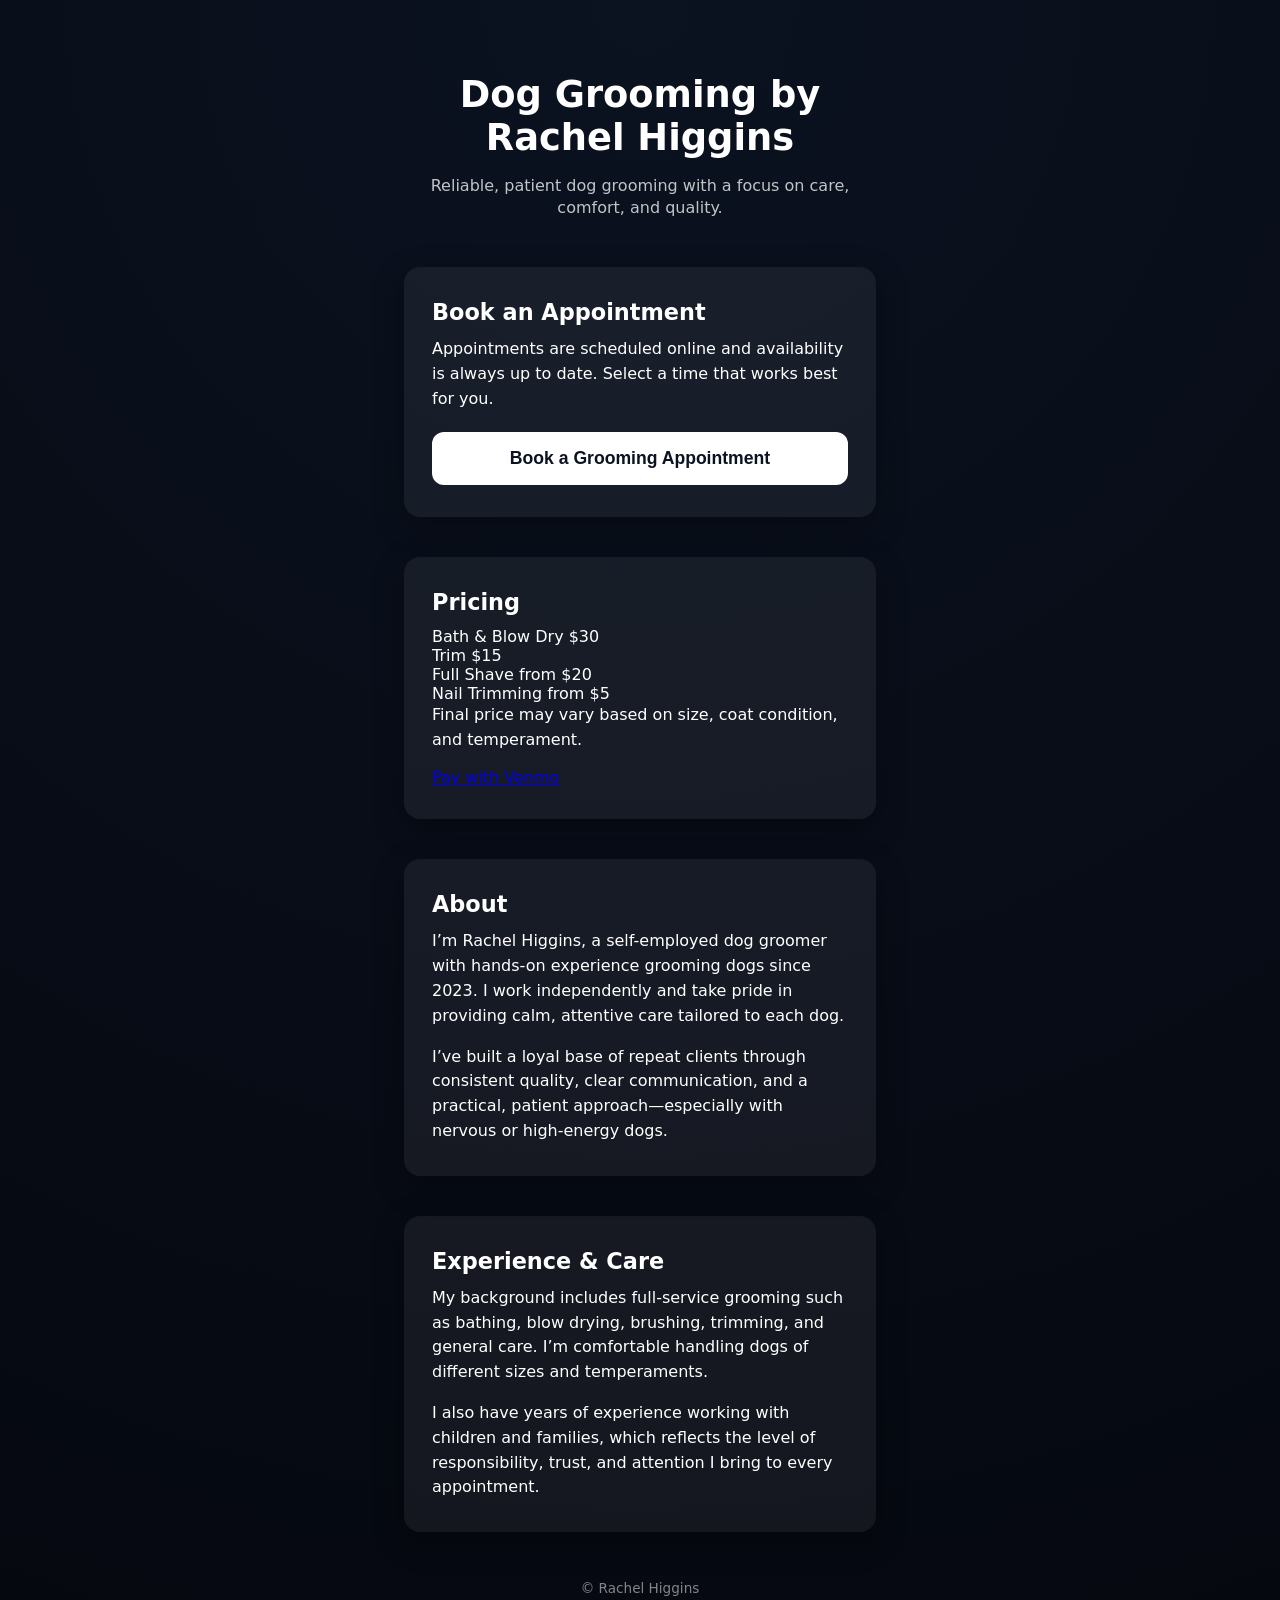
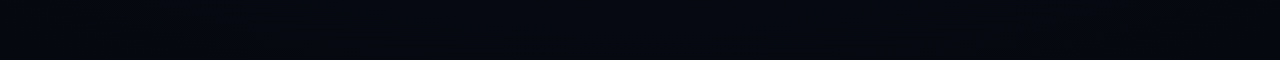
<file: index.html>
<!DOCTYPE html>
<html lang="en">
<head>
  <meta charset="UTF-8" />
  <title>Rachel Higgins Dog Grooming</title>
  <meta name="viewport" content="width=device-width, initial-scale=1" />

  <link rel="icon" href="/assets/images/favicon.svg" type="image/svg+xml">

  <!-- Calendly styles -->
  <link href="https://assets.calendly.com/assets/external/widget.css" rel="stylesheet">

  <style>
    * {
      box-sizing: border-box;
    }

    body {
      margin: 0;
      font-family: system-ui, -apple-system, BlinkMacSystemFont, "Segoe UI", sans-serif;
      background: radial-gradient(circle at top, #0b1220, #05080f);
      color: #ffffff;
      min-height: 100vh;
    }

    main {
      max-width: 520px;
      margin: 0 auto;
      padding: 3rem 1.5rem 4rem;
    }

    header {
      text-align: center;
      margin-bottom: 3rem;
    }

    h1 {
      font-size: 2.3rem;
      margin-bottom: 0.5rem;
    }

    .subtitle {
      opacity: 0.75;
      line-height: 1.4;
    }

    section {
      margin-bottom: 2.5rem;
    }

    .card {
      background: rgba(255, 255, 255, 0.06);
      border-radius: 16px;
      padding: 2rem 1.75rem;
      box-shadow: 0 10px 30px rgba(0, 0, 0, 0.35);
    }

    .card h2 {
      margin-top: 0;
      margin-bottom: 0.75rem;
      font-size: 1.4rem;
    }

    .card p {
      margin: 0 0 1rem;
      line-height: 1.55;
    }

    .card p:last-child {
      margin-bottom: 0;
    }

    .book-btn {
      display: block;
      width: 100%;
      padding: 1rem;
      font-size: 1.1rem;
      font-weight: 600;
      color: #0b1220;
      background: #ffffff;
      border: none;
      border-radius: 12px;
      cursor: pointer;
      margin-top: 1.25rem;
    }

    .book-btn:active {
      transform: scale(0.98);
    }

    footer {
      text-align: center;
      margin-top: 3rem;
      font-size: 0.85rem;
      opacity: 0.5;
    }
  </style>
</head>

<body>
  <main>
    <header>
      <h1>Dog Grooming by Rachel Higgins</h1>
      <p class="subtitle">
        Reliable, patient dog grooming with a focus on care, comfort, and quality.
      </p>
    </header>

    <section class="card">
      <h2>Book an Appointment</h2>
      <p>
        Appointments are scheduled online and availability is always up to date.
        Select a time that works best for you.
      </p>

      <button
        class="book-btn"
        onclick="Calendly.initPopupWidget({url: 'https://calendly.com/rachelelisehiggins/grooming'}); return false;">
        Book a Grooming Appointment
      </button>
    </section>
    <section class="card pricing-card">
  <h2>Pricing</h2>

  <div class="price-list">
    <div class="price-row">
      <span>Bath & Blow Dry</span>
      <span>$30</span>
    </div>

    <div class="price-row">
      <span>Trim</span>
      <span>$15</span>
    </div>

    <div class="price-row">
      <span>Full Shave</span>
      <span>from $20</span>
    </div>

    <div class="price-row">
      <span>Nail Trimming</span>
      <span>from $5</span>
    </div>
  </div>

  <p class="pricing-note">
    Final price may vary based on size, coat condition, and temperament.
  </p>

  <a
    class="venmo-btn"
    href="https://venmo.com/u/Rachel-Higgins-522"
    target="_blank"
    rel="noopener">
    Pay with Venmo
  </a>
</section>
    <section class="card">
      <h2>About</h2>
      <p>
        I’m Rachel Higgins, a self-employed dog groomer with hands-on experience grooming dogs since 2023.
        I work independently and take pride in providing calm, attentive care tailored to each dog.
      </p>
      <p>
        I’ve built a loyal base of repeat clients through consistent quality, clear communication,
        and a practical, patient approach—especially with nervous or high-energy dogs.
      </p>
    </section>

    <section class="card">
      <h2>Experience & Care</h2>
      <p>
        My background includes full-service grooming such as bathing, blow drying, brushing,
        trimming, and general care. I’m comfortable handling dogs of different sizes and temperaments.
      </p>
      <p>
        I also have years of experience working with children and families, which reflects the level
        of responsibility, trust, and attention I bring to every appointment.
      </p>
    </section>

    

    <footer>
      © Rachel Higgins
    </footer>
  </main>

  <!-- Calendly script -->
  <script src="https://assets.calendly.com/assets/external/widget.js" async></script>
</body>
</html>
</file>
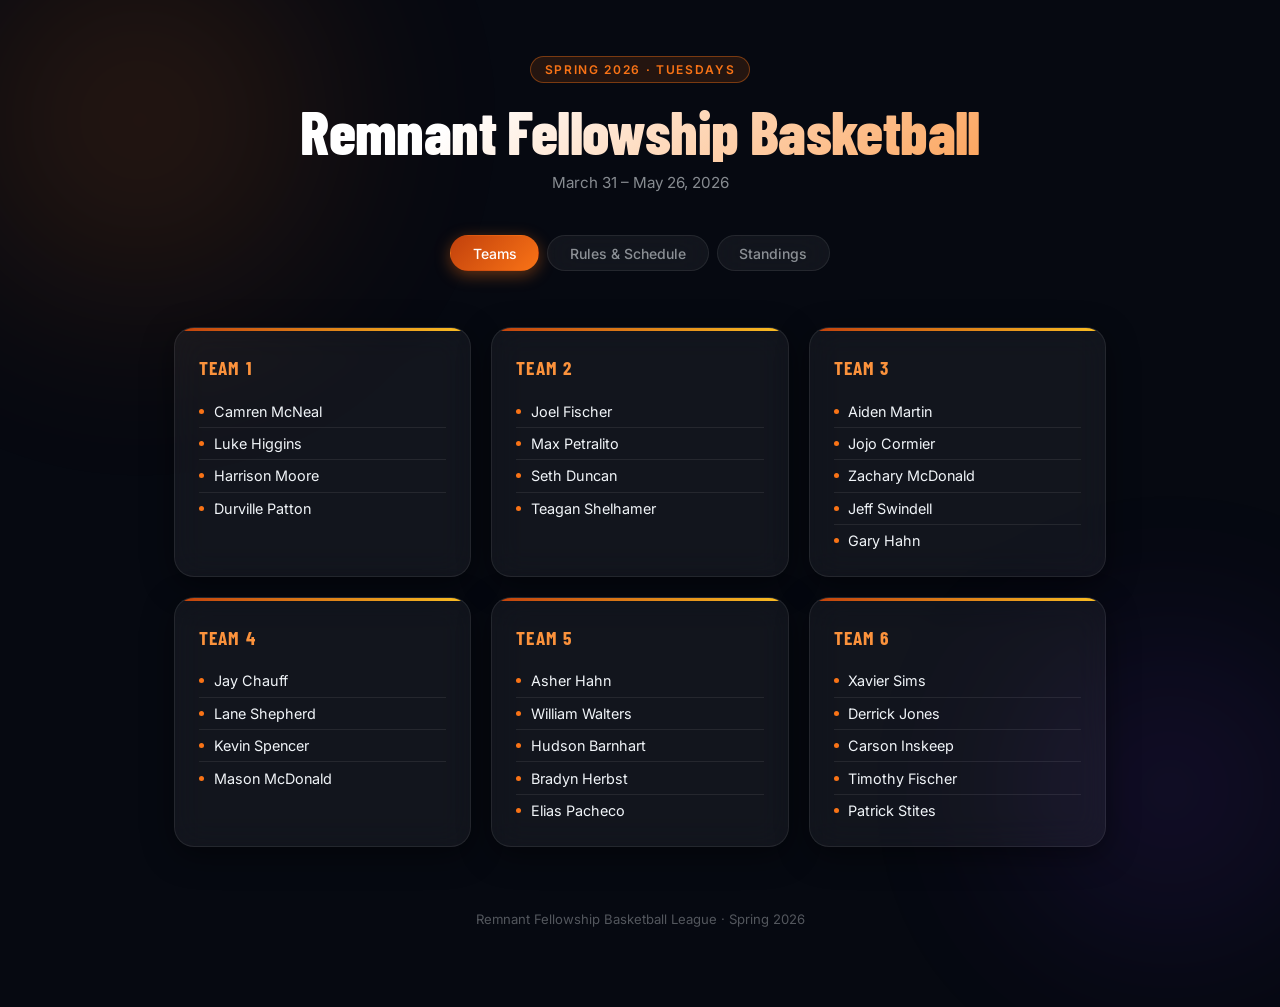
<file: rfbasketball.cuemusic.media/index.html>
<!DOCTYPE html>
<html lang="en">
<head>
  <meta charset="UTF-8" />
  <title>RF Basketball – Teams</title>
  <meta name="viewport" content="width=device-width, initial-scale=1" />
  <link rel="stylesheet" href="styles.css" />
</head>
<body>
  <main>
    <header>
      <span class="eyebrow">Spring 2026 · Tuesdays</span>
      <h1>Remnant Fellowship Basketball</h1>
      <p class="subtitle">March 31 – May 26, 2026</p>
    </header>

    <nav>
      <a href="index.html" class="active">Teams</a>
      <a href="rules.html">Rules &amp; Schedule</a>
      <a href="standings.html">Standings</a>
    </nav>

    <div class="teams-grid">

      <div class="team-card">
        <h2>Team 1</h2>
        <ul>
          <li>Camren McNeal</li>
          <li>Luke Higgins</li>
          <li>Harrison Moore</li>
          <li>Durville Patton</li>
        </ul>
      </div>

      <div class="team-card">
        <h2>Team 2</h2>
        <ul>
          <li>Joel Fischer</li>
          <li>Max Petralito</li>
          <li>Seth Duncan</li>
          <li>Teagan Shelhamer</li>
        </ul>
      </div>

      <div class="team-card">
        <h2>Team 3</h2>
        <ul>
          <li>Aiden Martin</li>
          <li>Jojo Cormier</li>
          <li>Zachary McDonald</li>
          <li>Jeff Swindell</li>
          <li>Gary Hahn</li>
        </ul>
      </div>

      <div class="team-card">
        <h2>Team 4</h2>
        <ul>
          <li>Jay Chauff</li>
          <li>Lane Shepherd</li>
          <li>Kevin Spencer</li>
          <li>Mason McDonald</li>
        </ul>
      </div>

      <div class="team-card">
        <h2>Team 5</h2>
        <ul>
          <li>Asher Hahn</li>
          <li>William Walters</li>
          <li>Hudson Barnhart</li>
          <li>Bradyn Herbst</li>
          <li>Elias Pacheco</li>
        </ul>
      </div>

      <div class="team-card">
        <h2>Team 6</h2>
        <ul>
          <li>Xavier Sims</li>
          <li>Derrick Jones</li>
          <li>Carson Inskeep</li>
          <li>Timothy Fischer</li>
          <li>Patrick Stites</li>
        </ul>
      </div>

    </div>

    <footer>Remnant Fellowship Basketball League &middot; Spring 2026</footer>
  </main>
</body>
</html>
</file>
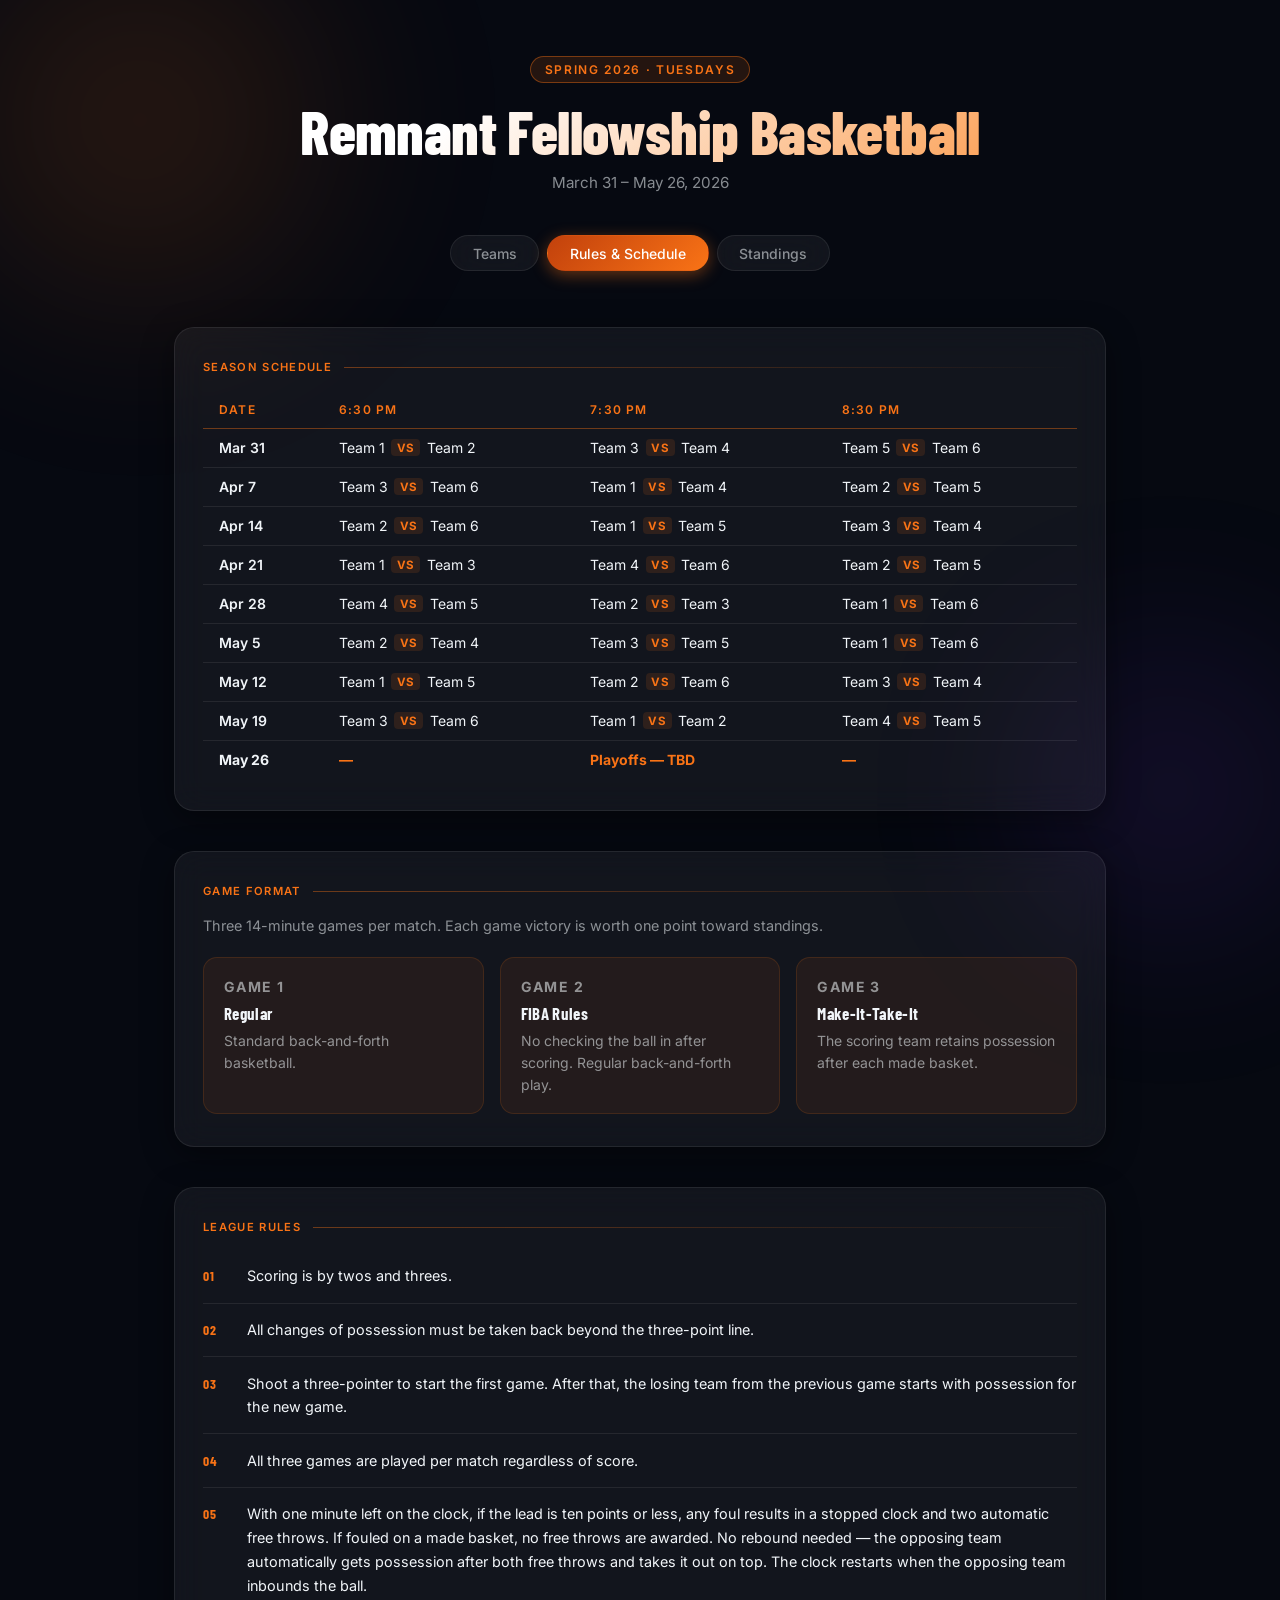
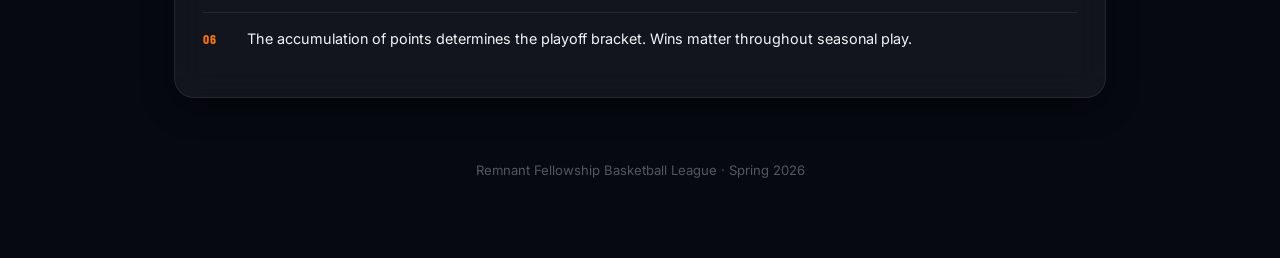
<file: rfbasketball.cuemusic.media/rules.html>
<!DOCTYPE html>
<html lang="en">
<head>
  <meta charset="UTF-8" />
  <title>RF Basketball – Rules &amp; Schedule</title>
  <meta name="viewport" content="width=device-width, initial-scale=1" />
  <link rel="stylesheet" href="styles.css" />
</head>
<body>
  <main>
    <header>
      <span class="eyebrow">Spring 2026 · Tuesdays</span>
      <h1>Remnant Fellowship Basketball</h1>
      <p class="subtitle">March 31 – May 26, 2026</p>
    </header>

    <nav>
      <a href="index.html">Teams</a>
      <a href="rules.html" class="active">Rules &amp; Schedule</a>
      <a href="standings.html">Standings</a>
    </nav>

    <!-- Schedule -->
    <section>
      <div class="card">
        <p class="section-label">Season Schedule</p>
        <div class="schedule-wrapper">
          <table class="schedule-table">
            <thead>
              <tr>
                <th>Date</th>
                <th>6:30 PM</th>
                <th>7:30 PM</th>
                <th>8:30 PM</th>
              </tr>
            </thead>
            <tbody>
              <tr>
                <td class="date-cell">Mar 31</td>
                <td><span class="matchup">Team 1 <span class="vs">VS</span> Team 2</span></td>
                <td><span class="matchup">Team 3 <span class="vs">VS</span> Team 4</span></td>
                <td><span class="matchup">Team 5 <span class="vs">VS</span> Team 6</span></td>
              </tr>
              <tr>
                <td class="date-cell">Apr 7</td>
                <td><span class="matchup">Team 3 <span class="vs">VS</span> Team 6</span></td>
                <td><span class="matchup">Team 1 <span class="vs">VS</span> Team 4</span></td>
                <td><span class="matchup">Team 2 <span class="vs">VS</span> Team 5</span></td>
              </tr>
              <tr>
                <td class="date-cell">Apr 14</td>
                <td><span class="matchup">Team 2 <span class="vs">VS</span> Team 6</span></td>
                <td><span class="matchup">Team 1 <span class="vs">VS</span> Team 5</span></td>
                <td><span class="matchup">Team 3 <span class="vs">VS</span> Team 4</span></td>
              </tr>
              <tr>
                <td class="date-cell">Apr 21</td>
                <td><span class="matchup">Team 1 <span class="vs">VS</span> Team 3</span></td>
                <td><span class="matchup">Team 4 <span class="vs">VS</span> Team 6</span></td>
                <td><span class="matchup">Team 2 <span class="vs">VS</span> Team 5</span></td>
              </tr>
              <tr>
                <td class="date-cell">Apr 28</td>
                <td><span class="matchup">Team 4 <span class="vs">VS</span> Team 5</span></td>
                <td><span class="matchup">Team 2 <span class="vs">VS</span> Team 3</span></td>
                <td><span class="matchup">Team 1 <span class="vs">VS</span> Team 6</span></td>
              </tr>
              <tr>
                <td class="date-cell">May 5</td>
                <td><span class="matchup">Team 2 <span class="vs">VS</span> Team 4</span></td>
                <td><span class="matchup">Team 3 <span class="vs">VS</span> Team 5</span></td>
                <td><span class="matchup">Team 1 <span class="vs">VS</span> Team 6</span></td>
              </tr>
              <tr>
                <td class="date-cell">May 12</td>
                <td><span class="matchup">Team 1 <span class="vs">VS</span> Team 5</span></td>
                <td><span class="matchup">Team 2 <span class="vs">VS</span> Team 6</span></td>
                <td><span class="matchup">Team 3 <span class="vs">VS</span> Team 4</span></td>
              </tr>
              <tr>
                <td class="date-cell">May 19</td>
                <td><span class="matchup">Team 3 <span class="vs">VS</span> Team 6</span></td>
                <td><span class="matchup">Team 1 <span class="vs">VS</span> Team 2</span></td>
                <td><span class="matchup">Team 4 <span class="vs">VS</span> Team 5</span></td>
              </tr>
              <tr>
                <td class="date-cell">May 26</td>
                <td>&mdash;</td>
                <td>Playoffs &mdash; TBD</td>
                <td>&mdash;</td>
              </tr>
            </tbody>
          </table>
        </div>
      </div>
    </section>

    <!-- Game Format -->
    <section>
      <div class="card">
        <p class="section-label">Game Format</p>
        <p style="font-size:0.9rem; color:var(--text-muted); margin-bottom:1.25rem; line-height:1.6;">
          Three 14-minute games per match. Each game victory is worth one point toward standings.
        </p>
        <div class="game-format-grid">
          <div class="game-block">
            <p class="game-number">Game 1</p>
            <h3>Regular</h3>
            <p>Standard back-and-forth basketball.</p>
          </div>
          <div class="game-block">
            <p class="game-number">Game 2</p>
            <h3>FIBA Rules</h3>
            <p>No checking the ball in after scoring. Regular back-and-forth play.</p>
          </div>
          <div class="game-block">
            <p class="game-number">Game 3</p>
            <h3>Make-It-Take-It</h3>
            <p>The scoring team retains possession after each made basket.</p>
          </div>
        </div>
      </div>
    </section>

    <!-- Rules -->
    <section>
      <div class="card">
        <p class="section-label">League Rules</p>
        <ul class="rules-list">
          <li>Scoring is by twos and threes.</li>
          <li>All changes of possession must be taken back beyond the three-point line.</li>
          <li>Shoot a three-pointer to start the first game. After that, the losing team from the previous game starts with possession for the new game.</li>
          <li>All three games are played per match regardless of score.</li>
          <li>With one minute left on the clock, if the lead is ten points or less, any foul results in a stopped clock and two automatic free throws. If fouled on a made basket, no free throws are awarded. No rebound needed — the opposing team automatically gets possession after both free throws and takes it out on top. The clock restarts when the opposing team inbounds the ball.</li>
          <li>The accumulation of points determines the playoff bracket. Wins matter throughout seasonal play.</li>
        </ul>
      </div>
    </section>

    <footer>Remnant Fellowship Basketball League &middot; Spring 2026</footer>
  </main>
</body>
</html>
</file>
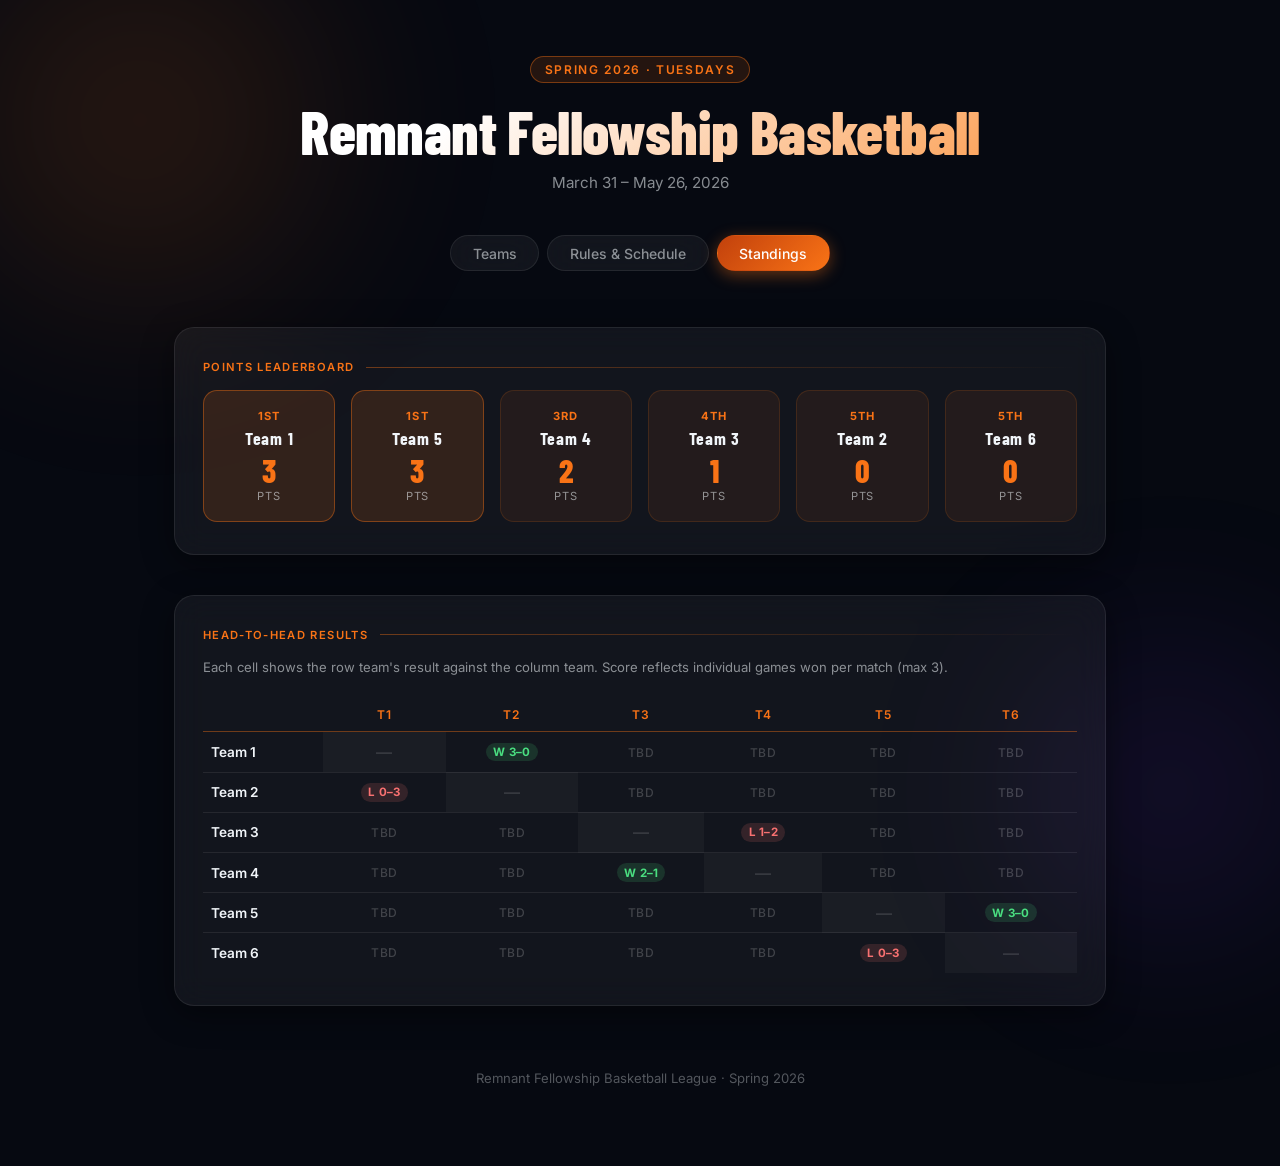
<file: rfbasketball.cuemusic.media/standings.html>
<!DOCTYPE html>
<html lang="en">
<head>
  <meta charset="UTF-8" />
  <title>RF Basketball – Standings</title>
  <meta name="viewport" content="width=device-width, initial-scale=1" />
  <link rel="stylesheet" href="styles.css" />
</head>
<body>
  <main>
    <header>
      <span class="eyebrow">Spring 2026 · Tuesdays</span>
      <h1>Remnant Fellowship Basketball</h1>
      <p class="subtitle">March 31 – May 26, 2026</p>
    </header>

    <nav>
      <a href="index.html">Teams</a>
      <a href="rules.html">Rules &amp; Schedule</a>
      <a href="standings.html" class="active">Standings</a>
    </nav>

    <!-- Points Leaderboard -->
    <section>
      <div class="card">
        <p class="section-label">Points Leaderboard</p>
        <div class="points-grid">

          <div class="points-card rank-1">
            <p class="points-rank">1st</p>
            <p class="points-team">Team 1</p>
            <p class="points-value">3</p>
            <p class="points-label">pts</p>
          </div>

          <div class="points-card rank-1">
            <p class="points-rank">1st</p>
            <p class="points-team">Team 5</p>
            <p class="points-value">3</p>
            <p class="points-label">pts</p>
          </div>

          <div class="points-card">
            <p class="points-rank">3rd</p>
            <p class="points-team">Team 4</p>
            <p class="points-value">2</p>
            <p class="points-label">pts</p>
          </div>

          <div class="points-card">
            <p class="points-rank">4th</p>
            <p class="points-team">Team 3</p>
            <p class="points-value">1</p>
            <p class="points-label">pts</p>
          </div>

          <div class="points-card">
            <p class="points-rank">5th</p>
            <p class="points-team">Team 2</p>
            <p class="points-value">0</p>
            <p class="points-label">pts</p>
          </div>

          <div class="points-card">
            <p class="points-rank">5th</p>
            <p class="points-team">Team 6</p>
            <p class="points-value">0</p>
            <p class="points-label">pts</p>
          </div>

        </div>
      </div>
    </section>

    <!-- Head-to-Head Matrix -->
    <section>
      <div class="card">
        <p class="section-label">Head-to-Head Results</p>
        <p style="font-size:0.82rem; color:var(--text-muted); margin-bottom:1.25rem; line-height:1.5;">
          Each cell shows the row team's result against the column team. Score reflects individual games won per match (max 3).
        </p>
        <div class="matrix-wrapper">
          <table class="matrix-table">
            <thead>
              <tr>
                <th></th>
                <th>T1</th>
                <th>T2</th>
                <th>T3</th>
                <th>T4</th>
                <th>T5</th>
                <th>T6</th>
              </tr>
            </thead>
            <tbody>
              <tr>
                <td>Team 1</td>
                <td class="cell-self">&mdash;</td>
                <td class="cell-win"><span class="score-pill win">W 3&ndash;0</span></td>
                <td class="cell-tbd">TBD</td>
                <td class="cell-tbd">TBD</td>
                <td class="cell-tbd">TBD</td>
                <td class="cell-tbd">TBD</td>
              </tr>
              <tr>
                <td>Team 2</td>
                <td class="cell-loss"><span class="score-pill loss">L 0&ndash;3</span></td>
                <td class="cell-self">&mdash;</td>
                <td class="cell-tbd">TBD</td>
                <td class="cell-tbd">TBD</td>
                <td class="cell-tbd">TBD</td>
                <td class="cell-tbd">TBD</td>
              </tr>
              <tr>
                <td>Team 3</td>
                <td class="cell-tbd">TBD</td>
                <td class="cell-tbd">TBD</td>
                <td class="cell-self">&mdash;</td>
                <td class="cell-loss"><span class="score-pill loss">L 1&ndash;2</span></td>
                <td class="cell-tbd">TBD</td>
                <td class="cell-tbd">TBD</td>
              </tr>
              <tr>
                <td>Team 4</td>
                <td class="cell-tbd">TBD</td>
                <td class="cell-tbd">TBD</td>
                <td class="cell-win"><span class="score-pill win">W 2&ndash;1</span></td>
                <td class="cell-self">&mdash;</td>
                <td class="cell-tbd">TBD</td>
                <td class="cell-tbd">TBD</td>
              </tr>
              <tr>
                <td>Team 5</td>
                <td class="cell-tbd">TBD</td>
                <td class="cell-tbd">TBD</td>
                <td class="cell-tbd">TBD</td>
                <td class="cell-tbd">TBD</td>
                <td class="cell-self">&mdash;</td>
                <td class="cell-win"><span class="score-pill win">W 3&ndash;0</span></td>
              </tr>
              <tr>
                <td>Team 6</td>
                <td class="cell-tbd">TBD</td>
                <td class="cell-tbd">TBD</td>
                <td class="cell-tbd">TBD</td>
                <td class="cell-tbd">TBD</td>
                <td class="cell-loss"><span class="score-pill loss">L 0&ndash;3</span></td>
                <td class="cell-self">&mdash;</td>
              </tr>
            </tbody>
          </table>
        </div>
      </div>
    </section>

    <footer>Remnant Fellowship Basketball League &middot; Spring 2026</footer>
  </main>
</body>
</html>
</file>
<file: rfbasketball.cuemusic.media/styles.css>
@import url('https://fonts.googleapis.com/css2?family=Inter:wght@400;500;600;700&family=Barlow+Condensed:wght@600;700;800&display=swap');

/* ─── Design Tokens ─────────────────────────────────────────────── */
:root {
  --orange:        #f97316;
  --orange-light:  #fb923c;
  --orange-dark:   #c2410c;
  --amber:         #fbbf24;
  --bg-base:       #060911;
  --bg-card:       rgba(255, 255, 255, 0.05);
  --bg-card-hover: rgba(255, 255, 255, 0.08);
  --border:        rgba(255, 255, 255, 0.08);
  --border-accent: rgba(249, 115, 22, 0.4);
  --text:          #f1f5f9;
  --text-muted:    rgba(241, 245, 249, 0.55);
  --radius-card:   20px;
  --radius-pill:   999px;
  --blur:          blur(16px);
  --shadow-card:   0 8px 32px rgba(0, 0, 0, 0.45);
  --shadow-glow:   0 0 40px rgba(249, 115, 22, 0.18);
}

/* ─── Reset & Base ──────────────────────────────────────────────── */
*, *::before, *::after { box-sizing: border-box; margin: 0; padding: 0; }

html { scroll-behavior: smooth; }

body {
  font-family: 'Inter', system-ui, sans-serif;
  background-color: var(--bg-base);
  color: var(--text);
  min-height: 100vh;
  overflow-x: hidden;
}

/* ─── Ambient Background ────────────────────────────────────────── */
body::before,
body::after {
  content: '';
  position: fixed;
  border-radius: 50%;
  pointer-events: none;
  z-index: 0;
  filter: blur(90px);
  opacity: 0.18;
  animation: drift 12s ease-in-out infinite alternate;
}

body::before {
  width: 560px;
  height: 560px;
  background: radial-gradient(circle, var(--orange), transparent 70%);
  top: -160px;
  left: -140px;
}

body::after {
  width: 420px;
  height: 420px;
  background: radial-gradient(circle, #7c3aed, transparent 70%);
  bottom: -100px;
  right: -100px;
  animation-delay: -6s;
}

@keyframes drift {
  from { transform: translate(0, 0) scale(1); }
  to   { transform: translate(40px, 30px) scale(1.08); }
}

/* ─── Layout ────────────────────────────────────────────────────── */
main {
  position: relative;
  z-index: 1;
  max-width: 980px;
  margin: 0 auto;
  padding: 3.5rem 1.5rem 5rem;
}

/* ─── Header ────────────────────────────────────────────────────── */
header {
  text-align: center;
  margin-bottom: 2.5rem;
}

.eyebrow {
  display: inline-block;
  font-size: 0.75rem;
  font-weight: 600;
  letter-spacing: 0.14em;
  text-transform: uppercase;
  color: var(--orange);
  background: rgba(249, 115, 22, 0.12);
  border: 1px solid var(--border-accent);
  padding: 0.3rem 0.85rem;
  border-radius: var(--radius-pill);
  margin-bottom: 1rem;
}

h1 {
  font-family: 'Barlow Condensed', sans-serif;
  font-size: clamp(2.4rem, 6vw, 3.8rem);
  font-weight: 800;
  line-height: 1.05;
  letter-spacing: -0.01em;
  background: linear-gradient(135deg, #ffffff 30%, var(--orange-light) 100%);
  -webkit-background-clip: text;
  -webkit-text-fill-color: transparent;
  background-clip: text;
  margin-bottom: 0.6rem;
}

.subtitle {
  font-size: 0.95rem;
  color: var(--text-muted);
  line-height: 1.5;
}

/* ─── Navigation ────────────────────────────────────────────────── */
nav {
  display: flex;
  justify-content: center;
  gap: 0.5rem;
  margin-bottom: 3.5rem;
  flex-wrap: wrap;
}

nav a {
  color: var(--text-muted);
  text-decoration: none;
  padding: 0.55rem 1.35rem;
  border-radius: var(--radius-pill);
  font-weight: 500;
  font-size: 0.875rem;
  border: 1px solid var(--border);
  backdrop-filter: var(--blur);
  background: var(--bg-card);
  transition: color 0.2s, background 0.2s, border-color 0.2s, box-shadow 0.2s;
  white-space: nowrap;
}

nav a:hover {
  color: var(--text);
  border-color: rgba(249, 115, 22, 0.3);
  background: rgba(249, 115, 22, 0.1);
}

nav a.active {
  color: #fff;
  background: linear-gradient(135deg, var(--orange-dark), var(--orange));
  border-color: transparent;
  box-shadow: 0 4px 16px rgba(249, 115, 22, 0.4);
}

/* ─── Section ───────────────────────────────────────────────────── */
section {
  margin-bottom: 2.5rem;
}

/* ─── Glass Card ────────────────────────────────────────────────── */
.card {
  background: var(--bg-card);
  backdrop-filter: var(--blur);
  -webkit-backdrop-filter: var(--blur);
  border: 1px solid var(--border);
  border-radius: var(--radius-card);
  padding: 2rem 1.75rem;
  box-shadow: var(--shadow-card);
  transition: box-shadow 0.3s, border-color 0.3s;
}

.card:hover {
  border-color: var(--border-accent);
  box-shadow: var(--shadow-card), var(--shadow-glow);
}

.card-title {
  font-family: 'Barlow Condensed', sans-serif;
  font-size: 1.4rem;
  font-weight: 700;
  letter-spacing: 0.02em;
  margin-bottom: 1.25rem;
  color: var(--text);
}

/* ─── Teams Grid ────────────────────────────────────────────────── */
.teams-grid {
  display: grid;
  grid-template-columns: repeat(auto-fit, minmax(280px, 1fr));
  gap: 1.25rem;
}

.team-card {
  position: relative;
  background: var(--bg-card);
  backdrop-filter: var(--blur);
  -webkit-backdrop-filter: var(--blur);
  border: 1px solid var(--border);
  border-radius: var(--radius-card);
  padding: 1.5rem 1.5rem 1.25rem;
  box-shadow: var(--shadow-card);
  overflow: hidden;
  transition: transform 0.25s, box-shadow 0.25s, border-color 0.25s;
  cursor: default;
}

.team-card::before {
  content: '';
  position: absolute;
  top: 0; left: 0; right: 0;
  height: 3px;
  background: linear-gradient(90deg, var(--orange-dark), var(--amber));
  border-radius: var(--radius-card) var(--radius-card) 0 0;
}

.team-card:hover {
  transform: translateY(-4px);
  border-color: var(--border-accent);
  box-shadow: var(--shadow-card), var(--shadow-glow);
}

.team-card h2 {
  font-family: 'Barlow Condensed', sans-serif;
  font-size: 1.2rem;
  font-weight: 700;
  letter-spacing: 0.06em;
  text-transform: uppercase;
  color: var(--orange-light);
  margin-bottom: 1rem;
  margin-top: 0.25rem;
}

.team-card ul {
  list-style: none;
  padding: 0;
  margin: 0;
}

.team-card ul li {
  display: flex;
  align-items: center;
  gap: 0.6rem;
  padding: 0.45rem 0;
  border-bottom: 1px solid var(--border);
  font-size: 0.9rem;
  color: var(--text);
}

.team-card ul li::before {
  content: '';
  display: inline-block;
  width: 5px;
  height: 5px;
  border-radius: 50%;
  background: var(--orange);
  flex-shrink: 0;
}

.team-card ul li:last-child { border-bottom: none; }

/* ─── Schedule Table ────────────────────────────────────────────── */
.schedule-wrapper {
  overflow-x: auto;
  -webkit-overflow-scrolling: touch;
}

.schedule-table {
  width: 100%;
  border-collapse: collapse;
  font-size: 0.875rem;
  min-width: 520px;
}

.schedule-table thead th {
  padding: 0.7rem 1rem;
  text-align: left;
  font-size: 0.75rem;
  font-weight: 600;
  letter-spacing: 0.1em;
  text-transform: uppercase;
  color: var(--orange);
  border-bottom: 1px solid var(--border-accent);
}

.schedule-table tbody td {
  padding: 0.65rem 1rem;
  border-bottom: 1px solid var(--border);
  color: var(--text);
  vertical-align: middle;
}

.schedule-table tbody tr:last-child td {
  border-bottom: none;
  font-weight: 700;
  color: var(--orange);
}

.schedule-table tbody tr:last-child td:first-child {
  color: var(--text);
}

.schedule-table tbody tr:hover td {
  background: rgba(255, 255, 255, 0.03);
}

.date-cell {
  font-weight: 600;
  color: var(--text-muted);
  white-space: nowrap;
}

.matchup {
  display: inline-flex;
  align-items: center;
  gap: 0.4rem;
  white-space: nowrap;
}

.matchup .vs {
  font-size: 0.72rem;
  font-weight: 700;
  color: var(--orange);
  background: rgba(249, 115, 22, 0.12);
  padding: 0.1rem 0.35rem;
  border-radius: 4px;
  letter-spacing: 0.04em;
}

/* ─── Game Format ───────────────────────────────────────────────── */
.game-format-grid {
  display: grid;
  grid-template-columns: repeat(auto-fit, minmax(220px, 1fr));
  gap: 1rem;
  margin-bottom: 0;
}

.game-block {
  background: rgba(249, 115, 22, 0.07);
  border: 1px solid rgba(249, 115, 22, 0.15);
  border-radius: 14px;
  padding: 1.1rem 1.25rem;
}

.game-number {
  font-size: 0.7rem;
  font-weight: 700;
  letter-spacing: 0.1em;
  text-transform: uppercase;
  color: var(--orange);
  margin-bottom: 0.35rem;
}

.game-block h3 {
  font-family: 'Barlow Condensed', sans-serif;
  font-size: 1.05rem;
  font-weight: 700;
  color: var(--text);
  margin-bottom: 0.45rem;
  letter-spacing: 0.02em;
}

.game-block p {
  font-size: 0.875rem;
  color: var(--text-muted);
  line-height: 1.55;
}

/* ─── Rules List ────────────────────────────────────────────────── */
.rules-list {
  list-style: none;
  padding: 0;
}

.rules-list {
  counter-reset: rules-counter;
}

.rules-list li {
  counter-increment: rules-counter;
  display: grid;
  grid-template-columns: 2rem 1fr;
  gap: 0.75rem;
  padding: 0.9rem 0;
  border-bottom: 1px solid var(--border);
  font-size: 0.9rem;
  line-height: 1.65;
  color: var(--text);
  align-items: baseline;
}

.rules-list li::before {
  content: counter(rules-counter, decimal-leading-zero);
  font-family: 'Barlow Condensed', sans-serif;
  font-size: 0.85rem;
  font-weight: 700;
  color: var(--orange);
  letter-spacing: 0.04em;
}

.rules-list li:last-child { border-bottom: none; }

/* ─── Standings ─────────────────────────────────────────────────── */
.points-grid {
  display: grid;
  grid-template-columns: repeat(6, 1fr);
  gap: 1rem;
  margin-bottom: 0;
}

.points-card {
  background: rgba(249, 115, 22, 0.07);
  border: 1px solid rgba(249, 115, 22, 0.15);
  border-radius: 14px;
  padding: 1.1rem 1rem;
  text-align: center;
  transition: transform 0.2s, box-shadow 0.2s;
}

.points-card:hover {
  transform: translateY(-3px);
  box-shadow: 0 8px 24px rgba(249, 115, 22, 0.2);
}

.points-card.rank-1 {
  background: rgba(249, 115, 22, 0.14);
  border-color: rgba(249, 115, 22, 0.4);
}

.points-rank {
  font-size: 0.7rem;
  font-weight: 700;
  letter-spacing: 0.1em;
  text-transform: uppercase;
  color: var(--orange);
  margin-bottom: 0.25rem;
}

.points-team {
  font-family: 'Barlow Condensed', sans-serif;
  font-size: 1.1rem;
  font-weight: 700;
  color: var(--text);
  margin-bottom: 0.3rem;
  letter-spacing: 0.04em;
}

.points-value {
  font-family: 'Barlow Condensed', sans-serif;
  font-size: 2rem;
  font-weight: 800;
  color: var(--orange);
  line-height: 1;
}

.points-label {
  font-size: 0.7rem;
  color: var(--text-muted);
  text-transform: uppercase;
  letter-spacing: 0.08em;
  margin-top: 0.2rem;
}

/* ─── Matrix Table ──────────────────────────────────────────────── */
.matrix-wrapper {
  overflow-x: auto;
  -webkit-overflow-scrolling: touch;
}

.matrix-table {
  width: 100%;
  border-collapse: collapse;
  font-size: 0.85rem;
  min-width: 440px;
}

.matrix-table th {
  padding: 0.6rem 0.7rem;
  text-align: center;
  font-size: 0.75rem;
  font-weight: 600;
  letter-spacing: 0.08em;
  text-transform: uppercase;
  color: var(--orange);
  border-bottom: 1px solid var(--border-accent);
}

.matrix-table th:first-child { text-align: left; padding-left: 0.5rem; }

.matrix-table td {
  text-align: center;
  padding: 0.6rem 0.7rem;
  border-bottom: 1px solid var(--border);
  font-weight: 500;
}

.matrix-table td:first-child {
  text-align: left;
  font-weight: 600;
  padding-left: 0.5rem;
  white-space: nowrap;
}

.matrix-table tbody tr:last-child td { border-bottom: none; }
.matrix-table tbody tr:hover td { background: rgba(255,255,255,0.025); }

.cell-self {
  background: rgba(255, 255, 255, 0.03);
  color: rgba(255,255,255,0.15);
  font-size: 1rem;
}

.cell-win {
  color: #4ade80;
  font-weight: 700;
}

.cell-loss {
  color: #f87171;
  font-weight: 700;
}

.cell-tbd {
  color: rgba(255,255,255,0.2);
  font-size: 0.75rem;
  letter-spacing: 0.04em;
}

.score-pill {
  display: inline-block;
  font-size: 0.72rem;
  padding: 0.15rem 0.45rem;
  border-radius: 999px;
  font-weight: 700;
  letter-spacing: 0.02em;
}

.score-pill.win  { background: rgba(74, 222, 128, 0.15); color: #4ade80; }
.score-pill.loss { background: rgba(248, 113, 113, 0.15); color: #f87171; }

/* ─── Section Label ─────────────────────────────────────────────── */
.section-label {
  display: flex;
  align-items: center;
  gap: 0.75rem;
  font-size: 0.7rem;
  font-weight: 600;
  letter-spacing: 0.12em;
  text-transform: uppercase;
  color: var(--orange);
  margin-bottom: 1rem;
}

.section-label::after {
  content: '';
  flex: 1;
  height: 1px;
  background: linear-gradient(90deg, var(--border-accent), transparent);
}

/* ─── Footer ────────────────────────────────────────────────────── */
footer {
  text-align: center;
  margin-top: 4rem;
  font-size: 0.82rem;
  color: var(--text-muted);
  opacity: 0.6;
}

/* ─── Responsive ────────────────────────────────────────────────── */
@media (max-width: 600px) {
  main { padding: 2.5rem 1.25rem 4rem; }

  .teams-grid { grid-template-columns: 1fr; }

  .game-format-grid { grid-template-columns: 1fr; }

  .points-grid { grid-template-columns: repeat(3, 1fr); }

  nav a { font-size: 0.8rem; padding: 0.45rem 1rem; }
}
</file>
